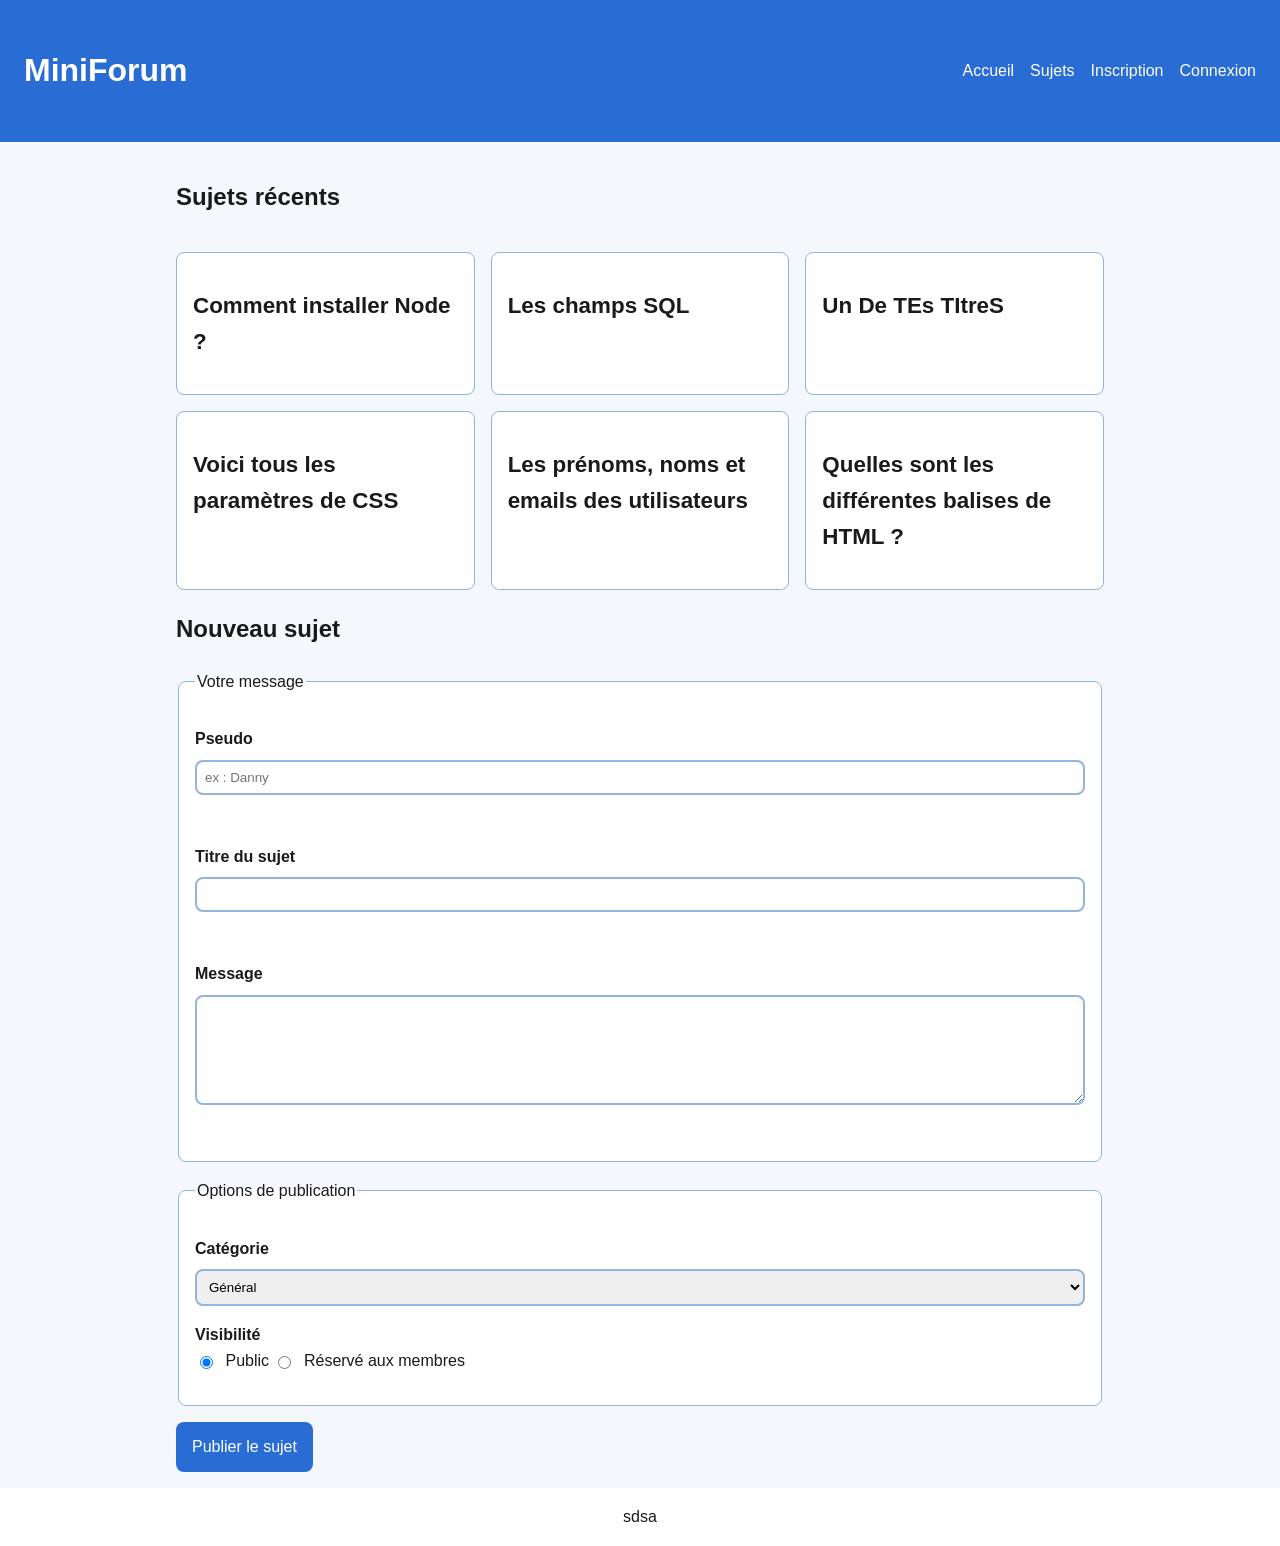
<file: index.html>
<!DOCTYPE html>
<html lang="fr">
<head>
    <meta charset="UTF-8">
    <meta name="viewport" content="width=device-width, initial-scale=1.0">
    <title>MiniForum - Accueil</title>
    <link rel="stylesheet" href="style.css">
    <script src="app.js" defer></script>
</head>
<body>
    <header class="entete">
        <h1>MiniForum</h1>
        <nav>
            <ul>
                <li><a href="index.html">Accueil</a></li>
                <li><a href="#sujets">Sujets</a></li>
                <li><a href="inscription.html">Inscription</a></li>
                <li><a href="connexion.html">Connexion</a></li>
            </ul>
        </nav>
    </header>

    <main>
        <section id="sujets" class="liste-sujets">
            <h2>Sujets récents</h2>
            <!--
            <article class="carte-sujet">
                <h3><a href="./sujet.html">Comment installer Node ?</a></h3>
                <span>par alice - 12 messages</span>
                <span>Général</span>
            </article>

            <article class="carte-sujet">
                <h3><a href="./sujet.html">Erreur 404 sur mes images</a></h3>
                <span>par bob - 3 messages</span>
                <span>Aide</span>
            </article>

            <article class="carte-sujet">
                <h3><a href="./sujet.html">Idées pour le projet de fin</a></h3>
                <span>par chloe - 8 messages</span>
                <span>Projets</span>
            </article>
            -->
        </section>

        <section id="formulaire">
            <h2>Nouveau sujet</h2>

            <form id="form-nouveau-sujet" action="/topics" method="post" novalidate>
                <fieldset>
                    <legend>Votre message</legend>
                    <p>
                        <strong><label for="pseudo">Pseudo</label></strong>
                        <input type="text" id="pseudo" name="pseudo" placeholder="ex : Danny" required>
                    </p>
                    <p class="message-erreur" id="erreur-pseudo"></p>

                    <p>
                        <strong><label for="titre">Titre du sujet</label></strong>
                        <input type="text" id="titre" name="titre" maxlength="80" required>
                    </p>
                    <p class="message-erreur" id="erreur-titre"></p>

                    <p>
                        <strong><label for="message">Message</label></strong>
                        <textarea id="message" name="message" rows="6" maxlength="500" required></textarea>
                    </p>
                    <p class="message-erreur" id="erreur-message"></p>
                </fieldset>

                <fieldset>
                    <legend>Options de publication</legend>

                    <p>
                        <strong><label for="categorie">Catégorie</label></strong>
                        <select id="categorie" name="categorie">
                            <option value="general">Général</option>
                            <option value="aide">Aide</option>
                            <option value="projets">Projets</option>
                        </select>
                    </p>

                    <p>
                        <strong>Visibilité</strong><br>
                        <input type="radio" id="public" name="visibilite" value="public" checked>
                        <label for="public">Public</label>
                        <input type="radio" id="prive" name="visibilite" value="prive">
                        <label for="prive">Réservé aux membres</label>
                    </p>
                </fieldset>
                <div class="actions-compte">
                    <button class="bouton" type="submit">Publier le sujet</button>
                </div>
            </form>
        </section>
    </main>

    <footer class="pied">
        sdsa
    </footer>
</body>
</html>
</file>
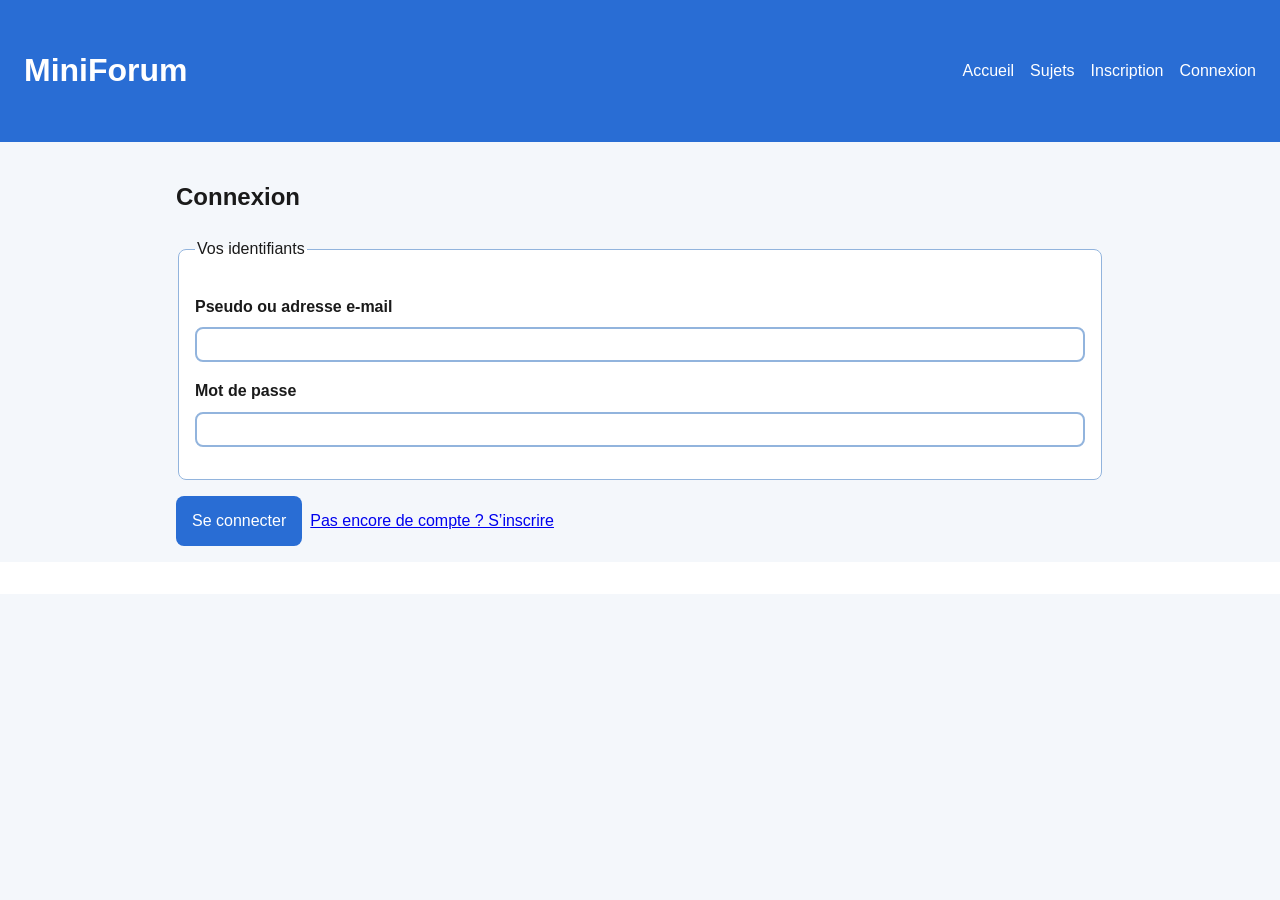
<file: connexion.html>
<!DOCTYPE html>
<html lang="fr">
<head>
    <meta charset="UTF-8">
    <meta name="viewport" content="width=device-width, initial-scale=1.0">
    <title>MiniForum - Connexion</title>
    <link rel="stylesheet" href="style.css">
    <script src="app.js" defer></script>
</head>
<body>
    <header class="entete">
        <h1>MiniForum</h1>
        <nav>
            <ul>
                <li><a href="index.html">Accueil</a></li>
                <li><a href="index.html#sujets">Sujets</a></li>
                <li><a href="inscription.html">Inscription</a></li>
                <li><a href="connexion.html">Connexion</a></li>
            </ul>
        </nav>
    </header>

    <main>
        <h2>Connexion</h2>

        <form action="/connexion" method="post">
            <fieldset>
                <legend>Vos identifiants</legend>

                <p>
                    <strong><label for="identifiant">Pseudo ou adresse e-mail</label></strong>
                    <input type="text" id="identifiant" name="identifiant" required>
                </p>

                <p>
                    <strong><label for="motdepasse">Mot de passe</label></strong>
                    <input type="password" id="motdepasse" name="motdepasse" required>
                </p>
            </fieldset>

            <div class="actions-compte">
                <button class="bouton" type="submit">Se connecter</button>
                <a href="inscription.html">Pas encore de compte ? S’inscrire</a>
            </div>
        </form>
    </main>

    <footer class="pied">
        <!-- Pied de page -->
    </footer>
</body>
</html>
</file>
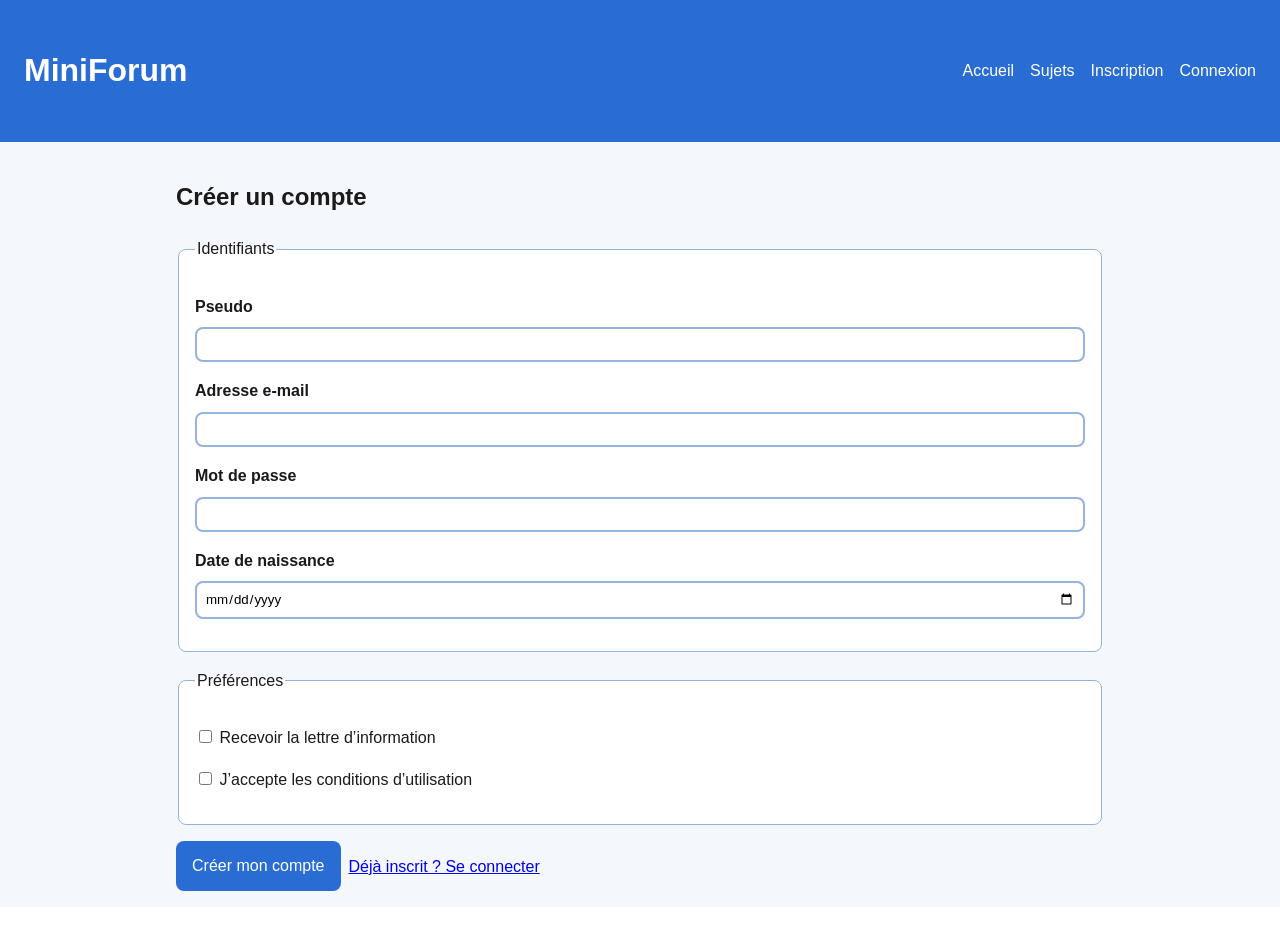
<file: inscription.html>
<!DOCTYPE html>
<html lang="fr">
<head>
    <meta charset="UTF-8">
    <meta name="viewport" content="width=device-width, initial-scale=1.0">
    <title>MiniForum - Inscription</title>
    <link rel="stylesheet" href="style.css">
    <script src="app.js" defer></script>
</head>
<body>
    <header class="entete">
        <h1>MiniForum</h1>
        <nav>
            <ul>
                <li><a href="index.html">Accueil</a></li>
                <li><a href="index.html#sujets">Sujets</a></li>
                <li><a href="inscription.html">Inscription</a></li>
                <li><a href="connexion.html">Connexion</a></li>
            </ul>
        </nav>
    </header>

    <main>
        <h2>Créer un compte</h2>

        <form action="/inscription" method="post">
            <fieldset>
                <legend>Identifiants</legend>

                <p>
                    <strong><label for="pseudo">Pseudo</label></strong>
                    <input
                        type="text"
                        id="pseudo"
                        name="pseudo"
                        pattern="[A-Za-z0-9]{3,15}"
                        title="3 à 15 caractères : lettres et chiffres uniquement"
                        required
                    >
                </p>

                <p>
                    <strong><label for="email">Adresse e-mail</label></strong>
                    <input type="email" id="email" name="email" required>
                </p>

                <p>
                    <strong><label for="motdepasse">Mot de passe</label></strong>
                    <input
                        type="password"
                        id="motdepasse"
                        name="motdepasse"
                        minlength="8"
                        required
                    >
                </p>

                <p>
                    <strong><label for="naissance">Date de naissance</label></strong>
                    <input type="date" id="naissance" name="naissance">
                </p>
            </fieldset>

            <fieldset>
                <legend>Préférences</legend>

                <p>
                    <input type="checkbox" id="newsletter" name="newsletter">
                    <label for="newsletter">Recevoir la lettre d’information</label>
                </p>

                <p>
                    <input type="checkbox" id="news" name="news" required>
                    <label for="news">J’accepte les conditions d’utilisation</label>
                </p>
            </fieldset>
            <div class="actions-compte">
                <button class="bouton" type="submit">Créer mon compte</button>
                <a href="connexion.html">Déjà inscrit ? Se connecter</a>
            </div>
        </form>
    </main>

    <footer class="pied">
        <!-- Pied de page -->
    </footer>
</body>
</html>
</file>
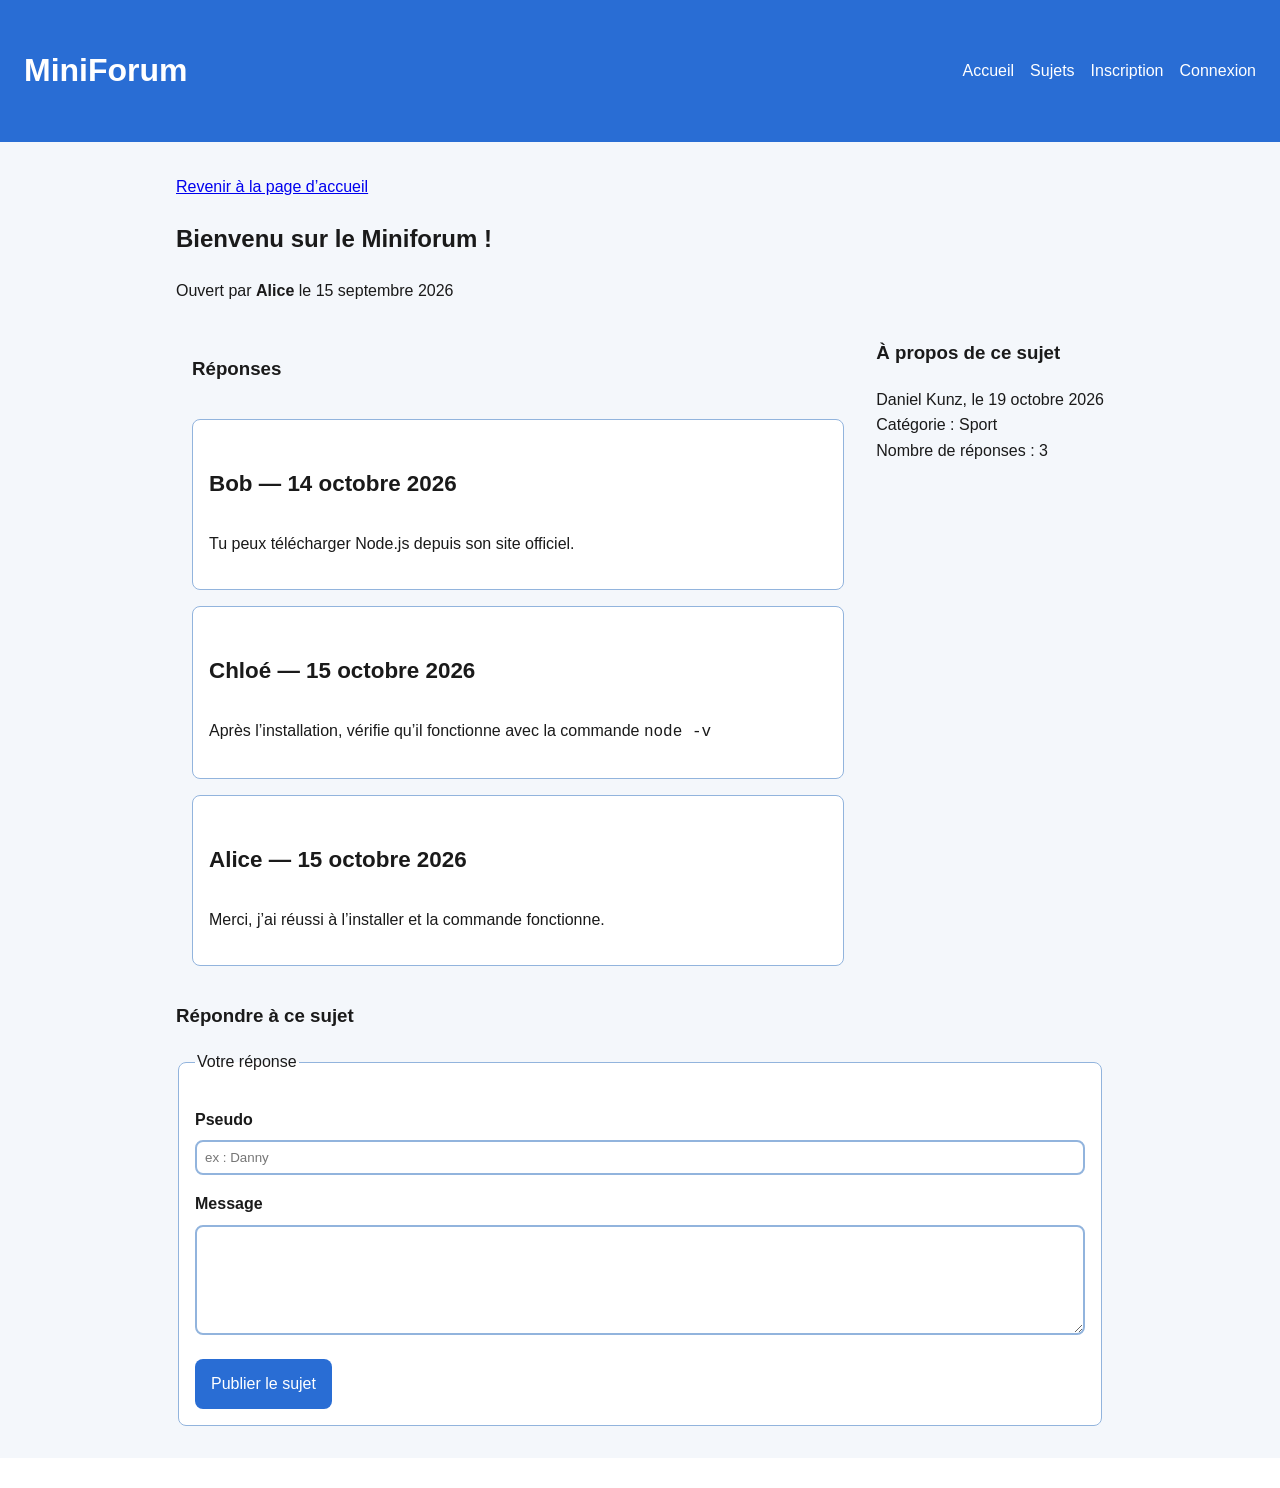
<file: sujet.html>
<!DOCTYPE html>
<html lang="fr">
<head>
    <meta charset="UTF-8">
    <meta name="viewport" content="width=device-width, initial-scale=1.0">
    <title>MiniForum - Bienvenue sur le MiniForum</title>
    <link rel="stylesheet" href="style.css">
    <script src="app.js" defer></script>
</head>
<body>
    <header class="entete">
        <h1>MiniForum</h1>
        <nav>
            <ul>
                <li><a href="index.html">Accueil</a></li>
                <li><a href="index.html#sujets">Sujets</a></li>
                <li><a href="inscription.html">Inscription</a></li>
                <li><a href="connexion.html">Connexion</a></li>
            </ul>
        </nav>
    </header>

    <main>
        <p><a href="index.html">Revenir à la page d’accueil</a></p>

        <h2>Bienvenu sur le Miniforum !</h2>
        <p>
            Ouvert par <strong>Alice</strong> le <time datetime="2026-09-15">15 septembre 2026</time>
        </p>
        <div class="zone-sujet">
            <section class="fil-messages">
                <h3>Réponses</h3>
                <article class="carte-message">
                    <h4>
                        <span>Bob</span> —
                        <time datetime="2026-10-14">14 octobre 2026</time>
                    </h4>          
                    <p>Tu peux télécharger Node.js depuis son site officiel.</p>
                </article>
                <article class="carte-message">
                    <h4>
                        <span>Chloé</span> —
                        <time datetime="2026-10-15">15 octobre 2026</time>
                    </h4>
                    <p>
                        Après l’installation, vérifie qu’il fonctionne avec la commande <code>node -v</code>
                    </p>
                </article>
                <article class="carte-message">
                    <h4>
                        <span>Alice</span> —
                        <time datetime="2026-10-15">15 octobre 2026</time>
                    </h4>
                    <p>
                        Merci, j’ai réussi à l’installer et la commande fonctionne.
                    </p>
                </article>
            </section>
            <aside class="infos-sujets">
                <h3>À propos de ce sujet</h3>
                <span>Daniel Kunz, le 19 octobre 2026 </span><br>
                <span>Catégorie : Sport </span><br>
                <span>Nombre de réponses : 3</span>
                <!-- auteur, date de création, catégorie, nombre de réponses-->
            </aside>
        </div>
        <h3>Répondre à ce sujet</h3>
        <form action="/sujet" method="post">
            <fieldset>
                <legend>Votre réponse</legend>

                <p>
                    <label for="pseudo"><strong>Pseudo</strong></label>
                    <input
                        type="text"
                        id="pseudo"
                        name="pseudo"
                        placeholder="ex : Danny"
                        required
                    >
                </p>

                <p>
                    <label for="message"><strong>Message</strong></label>
                    <textarea
                        id="message"
                        name="message"
                        rows="6"
                        maxlength="500"
                        required
                    ></textarea>
                </p>
                <div class="actions-compte">
                    <button class="bouton" type="submit">Publier le sujet</button>
                </div>
            </fieldset>
        </form>
    </main>

    <footer class="pied">
    </footer>
</body>
</html>
</file>
<file: style.css>
:root {
    /* Couleurs-- nommees par leur ROLE, pas par leur teinte */
    --couleur-texte: #1A1A1A;
    --couleur-accent: #296dd4;
    --couleur-fond: #f4f7fb;
    --couleur-carte: #FFFFFF;
    --couleur-bordure: #92b4dd;
    /* Espacements-- une echelle, pas des valeurs au hasard */
    --espace-petit: 0.5rem;
    --espace-moyen: 1rem;
    --espace-intermediaire: 1.5rem;
    --espace-grand: 2rem;
    /* Divers */
    --rayon: 0.5rem;
    --couleur-erreur: #A32020;
}

.message-erreur {
    margin: 0.25rem 0 0;
    min-height: 1.2em;
    color: var(--couleur-erreur);
    font-size: 0.875rem;
}

/* === 1. Réglages généraux ============================ */
* {
    box-sizing: border-box;
}

img {
    max-width: 100%;
    height: auto;
}

body {
    font-family: Helvetica, Arial, sans-serif;
    font-size: 1rem;
    line-height: 1.6;
    color: var(--couleur-texte);
    background-color: var(--couleur-fond);
    margin: 0;
}

main {
    max-width: 60rem;
    margin: 0 auto;
    padding: var(--espace-moyen);
}

/* === 2. En-tête et navigation ======================= */
.entete {
    display: flex;
    flex-direction: column;
    justify-content: space-between;
    align-items: center;
    background-color: var(--couleur-accent);
    color: var(--couleur-carte);
    padding: var(--espace-petit);
}

nav ul {
    display: flex;
    flex-wrap: wrap;
    gap: var(--espace-moyen);
    list-style: none;
    margin: 0;
    padding: 0;
}

nav a {
    color: var(--couleur-carte);
    text-decoration: none;
}

.pied {
    background-color: var(--couleur-carte);
    text-align: center;
    padding-block: var(--espace-moyen);
}

@media (min-width: 48rem){
    .entete {
        flex-direction: row;
        justify-content: space-between;
        align-items: center;
        padding: var(--espace-intermediaire);
    }
}

.actions-compte {
    display: flex;
    align-items: center;
    gap: var(--espace-petit);
    flex-wrap: wrap;
}

@media (max-width: 48rem) {
    .actions-compte {
        flex-direction: column;
        align-items: flex-start;
    }
}

/* === 3. Cartes de sujet et messages ================ */
.liste-sujets {
    display: flex;
    flex-wrap: wrap;
    gap: var(--espace-moyen);
    padding: 0;
}

.fil-messages {
    display: flex;
    flex-direction: column;
    gap: var(--espace-moyen);
    padding: var(--espace-moyen);
    list-style: none;
    flex: 1 1 24rem;
    margin: 0;
}

#sujets h2{
    flex: 1 1 100%;
}

.carte-sujet {
    background-color: var(--couleur-carte);
    border: 1px solid var(--couleur-bordure);
    border-radius: var(--rayon);
    padding: var(--espace-moyen);
    flex: 1 1 18rem;
}

.carte-message {
    background-color: var(--couleur-carte);
    border: 1px solid var(--couleur-bordure);
    border-radius: var(--rayon);
    padding: var(--espace-moyen);
}

.carte-sujet h3 a {
    font-size: 1.4rem;
    font-weight: bold;
    text-decoration: none;
    color: var(--couleur-texte);
}

.carte-message h4 {
    font-size: 1.4rem;
    font-weight: bold;
    color: var(--couleur-texte);
}

.zone-sujet {
    display: flex;
    flex-wrap: wrap;
    gap: var(--espace-moyen);
}

.infos-sujet {
    background-color: var(--couleur-carte);
    border: 1px solid var(--couleur-bordure);
    border-radius: var(--rayon);
    padding: var(--espace-moyen);
    flex: 0 0 16rem;
}
/* === 4. Formulaires ================================ */
input,
textarea,
select {
    font-family: inherit;
}

label {
    display: block;
    margin-bottom: var(--espace-petit);
}

fieldset {
    margin-bottom: var(--espace-moyen);
    padding: var(--espace-moyen);
    border: 1px solid var(--couleur-bordure);
    border-radius: var(--rayon);
    background-color: var(--couleur-carte);
}

input:not([type="radio"]):not([type="checkbox"]),
textarea,
select {
    width: 100%;
    padding: var(--espace-petit);
    border: 2px solid var(--couleur-bordure);
    border-radius: var(--rayon);
    margin-top: 0;
}

input[type="radio"],
input[type="checkbox"] {
    width: auto;
    padding: 0;
}

input[type="radio"] {
    display: inline;
    vertical-align: middle;
    margin-right: var(--espace-petit);
}

input[type="radio"] + label,
input[type="checkbox"] + label {
    display: inline;
    margin-bottom: 0;
}

.bouton {
    background-color: var(--couleur-accent);
    color: var(--couleur-carte);
    border: none;
    padding: var(--espace-moyen) var(--espace-moyen);
    border-radius: var(--rayon);
    cursor: pointer;
    font-size: inherit;
    font-family: inherit
}

textarea {
    resize: vertical;
}



/* === 5. États interactifs ========================== */
a:hover {
    color: var(--couleur-accent);
    text-decoration: underline;
}

nav a:hover {
    color: var(--couleur-carte);
    text-decoration: underline;
}


.bouton:hover {
    background-color: var(--couleur-accent);
}

input:hover,
select:hover,
textarea:hover {
    border-color: var(--couleur-accent);
    box-shadow: 0 0 0 2px var(--couleur-accent);
}

a:focus-visible,
.bouton:focus-visible {
    border-color: var(--couleur-accent);
    outline: 3px solid var(--couleur-bordure);
    outline-offset: 3px;
}

input:focus,
textarea:focus,
select:focus {
    border-color: var(--couleur-accent);
    outline: 2px solid var(--couleur-bordure);
    outline-offset: 1px;
}

input:focus-visible,
textarea:focus-visible,
select:focus-visible{
    border-color: var(--couleur-accent);
    outline: 3px solid var(--couleur-accent);
    outline-offset: 2px;
}
</file>
